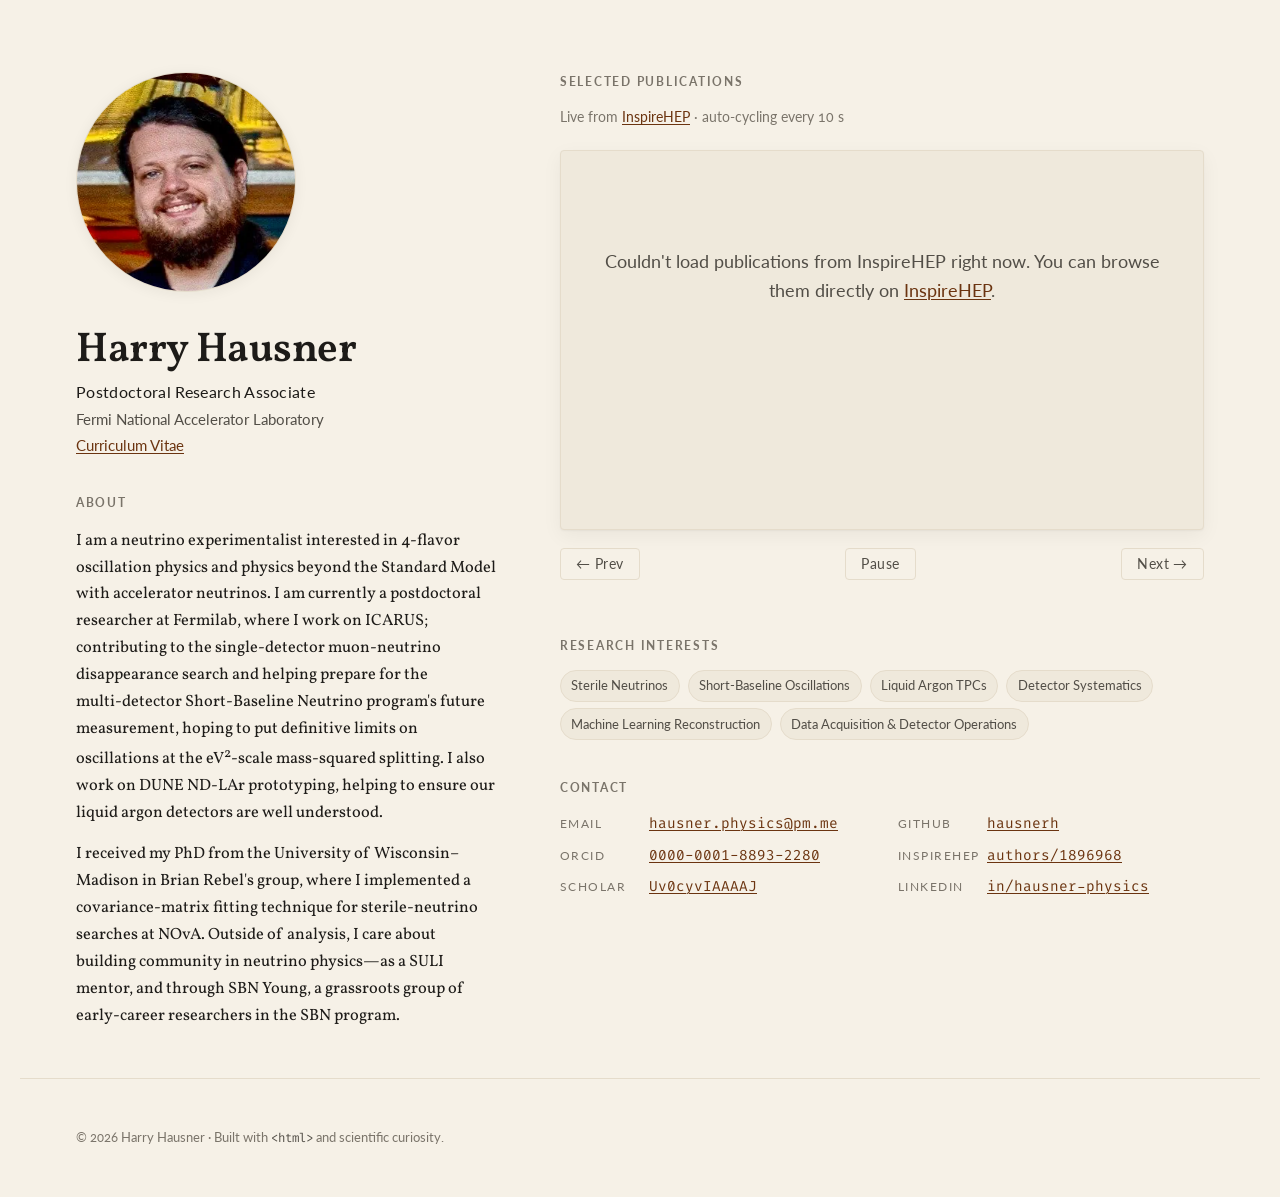
<file: index.html>
<!doctype html>
<html lang="en">
<head>
  <meta charset="utf-8" />
  <meta name="viewport" content="width=device-width, initial-scale=1" />
  <title>Harry Hausner &mdash; Neutrino Physics Postdoc, Fermilab (ICARUS / SBN)</title>
  <meta name="description" content="Harry Hausner — postdoctoral researcher at Fermilab on DUNE ND-LAr, ICARUS, and the Short-Baseline Neutrino program. Sterile-neutrino searches, 4-flavor oscillation physics, liquid argon TPCs. PhD UW&ndash;Madison (NOvA, Brian Rebel)." />
  <meta name="author" content="Harry Hausner" />
  <link rel="canonical" href="https://hausnerh.github.io/" />

  <!-- Open Graph -->
  <meta property="og:type" content="profile" />
  <meta property="og:title" content="Harry Hausner &mdash; Neutrino Physics Postdoc, Fermilab" />
  <meta property="og:description" content="Postdoc at Fermilab on DUNE ND-LAr, ICARUS, and the Short-Baseline Neutrino program at Fermilab. Sterile-neutrino searches, liquid argon TPCs, 4-flavor oscillations." />
  <meta property="og:url" content="https://hausnerh.github.io/" />
  <meta property="og:image" content="https://hausnerh.github.io/assets/headshot.jpeg" />
  <meta property="profile:first_name" content="Harry" />
  <meta property="profile:last_name" content="Hausner" />

  <!-- Twitter / X card -->
  <meta name="twitter:card" content="summary_large_image" />
  <meta name="twitter:title" content="Harry Hausner &mdash; Neutrino Physics Postdoc, Fermilab" />
  <meta name="twitter:description" content="Postdoc at Fermilab on DUNE ND-LAr, ICARUS, and the Short-Baseline Neutrino program." />
  <meta name="twitter:image" content="https://hausnerh.github.io/assets/headshot.jpeg" />

  <!-- JSON-LD: Person schema for Google Knowledge Panel -->
  <script type="application/ld+json">
  {
    "@context": "https://schema.org",
    "@type": "Person",
    "name": "Harry Hausner",
    "givenName": "Harry",
    "familyName": "Hausner",
    "jobTitle": "Postdoctoral Research Associate",
    "description": "Neutrino experimentalist working on DUNE ND-LAr, and the Short-Baseline Neutrino program at Fermilab. Sterile-neutrino searches, 4-flavor oscillation physics, liquid argon TPCs.",
    "url": "https://hausnerh.github.io/",
    "image": "https://hausnerh.github.io/assets/headshot.jpeg",
    "email": "mailto:hausner.physics@pm.me",
    "affiliation": {
      "@type": "Organization",
      "name": "Fermi National Accelerator Laboratory",
      "url": "https://www.fnal.gov/"
    },
    "alumniOf": {
      "@type": "CollegeOrUniversity",
      "name": "University of Wisconsin–Madison"
    },
    "knowsAbout": [
      "Neutrino physics",
      "Sterile neutrinos",
      "Short-baseline oscillations",
      "Liquid argon TPCs",
      "Detector systematics",
      "Machine learning reconstruction",
      "Data acquisition"
    ],
    "sameAs": [
      "https://orcid.org/0000-0001-8893-2280",
      "https://inspirehep.net/authors/1896968",
      "https://scholar.google.com/citations?user=Uv0cyvIAAAAJ",
      "https://www.linkedin.com/in/hausner-physics/"
    ]
  }
  </script>

  <!-- Fonts: Vollkorn (serif), Lato (sans), Fira Code (mono, ligatures + cv14) -->
  <link rel="preconnect" href="https://fonts.googleapis.com" />
  <link rel="preconnect" href="https://fonts.gstatic.com" crossorigin />
  <link
    href="https://fonts.googleapis.com/css2?family=Fira+Code:wght@400;500;600&family=Lato:ital,wght@0,300;0,400;0,700;1,400&family=Vollkorn:ital,wght@0,400;0,500;0,600;0,700;1,400;1,600&display=swap"
    rel="stylesheet"
  />

  <link rel="stylesheet" href="styles.css" />
  <link rel="icon" type="image/svg+xml" href="assets/favicon.svg" />
</head>

<body>
  <a class="skip-link" href="#main">Skip to main content</a>

  <main id="main" class="page">
    <!-- ============================================================
         Left column: identity, bio, research interests, contact
         ============================================================ -->
    <section class="identity" aria-labelledby="name">
      <figure class="headshot">
        <img
          src="assets/headshot.jpeg"
          alt="Portrait of Harry Hausner"
          width="280"
          height="280"
        />
      </figure>

      <header class="identity-header">
        <h1 id="name">Harry Hausner</h1>
        <p class="title">Postdoctoral Research Associate</p>
        <p class="affiliation">Fermi National Accelerator Laboratory</p>
        <p class="cv"><a href="cv.html" rel="noopener">Curriculum Vitae</a></p>
      </header>

      <section class="bio" aria-labelledby="bio-heading">
        <h2 id="bio-heading" class="section-heading">About</h2>
        <p>
          I am a neutrino experimentalist interested in
          4&#8209;flavor oscillation physics and physics beyond the Standard
          Model with accelerator neutrinos. I am currently a postdoctoral researcher at
          Fermilab, where I work on ICARUS; contributing to the single&#8209;detector
          muon&#8209;neutrino disappearance search and helping prepare for the multi&#8209;detector
          Short&#8209;Baseline Neutrino program's future measurement,
          hoping to put definitive limits on oscillations at the eV<sup>2</sup>&#8209;scale mass&#8209;squared
          splitting. I also work on DUNE ND&#8209;LAr prototyping, helping to ensure our liquid argon detectors are well understood.
        </p>
        <p>
          I received my PhD from the University of Wisconsin&ndash;Madison in
          Brian&nbsp;Rebel's group, where I implemented a covariance&#8209;matrix fitting
          technique for sterile&#8209;neutrino searches at NOvA. Outside
          of analysis, I care about building community in neutrino
          physics&mdash;as a SULI mentor, and through SBN&nbsp;Young,
          a grassroots group of early&#8209;career researchers in the SBN program.
        </p>
      </section>
    </section>

    <!-- ============================================================
         Right column: rotating publications pulled live from
         the InspireHEP REST API.
         ============================================================ -->
    <section class="publications" aria-labelledby="pubs-heading" aria-live="polite">
      <header class="publications-header">
        <h2 id="pubs-heading" class="section-heading">Selected publications</h2>
        <p class="publications-sub">
          Live from
          <a href="https://inspirehep.net/authors/1896968" rel="noopener">InspireHEP</a>
          &middot; auto-cycling every 10&#8239;s
        </p>
      </header>

      <div
        class="carousel"
        id="pub-carousel"
        role="region"
        aria-roledescription="carousel"
        aria-label="Publications"
      >
        <!-- Cards are injected here by script.js -->
        <article class="pub-card is-loading" aria-busy="true">
          <p class="pub-loading">Loading publications from InspireHEP&hellip;</p>
        </article>
      </div>

      <div class="carousel-controls">
        <button
          type="button"
          class="carousel-btn"
          id="pub-prev"
          aria-label="Previous publication"
          aria-controls="pub-carousel"
        >&larr; Prev</button>

        <button
          type="button"
          class="carousel-btn carousel-btn--toggle"
          id="pub-toggle"
          aria-label="Pause auto-cycle"
          aria-pressed="false"
          aria-controls="pub-carousel"
        >Pause</button>

        <button
          type="button"
          class="carousel-btn"
          id="pub-next"
          aria-label="Next publication"
          aria-controls="pub-carousel"
        >Next &rarr;</button>
      </div>

      <ol class="pub-dots" id="pub-dots" aria-label="Publication indicators"></ol>

      <section class="interests" aria-labelledby="interests-heading">
        <h2 id="interests-heading" class="section-heading">Research interests</h2>
        <ul class="tag-list">
          <li>Sterile Neutrinos</li>
          <li>Short-Baseline Oscillations</li>
          <li>Liquid Argon TPCs</li>
          <li>Detector Systematics</li>
          <li>Machine Learning Reconstruction</li>
          <li>Data Acquisition &amp; Detector Operations</li>
        </ul>
      </section>

      <section class="contact" aria-labelledby="contact-heading">
        <h2 id="contact-heading" class="section-heading">Contact</h2>
        <dl class="contact-list">
          <div class="contact-row">
            <dt>Email</dt>
            <dd><a href="mailto:hausner.physics@pm.me"><code>hausner.physics@pm.me</code></a></dd>
          </div>
          <div class="contact-row">
            <dt>GitHub</dt>
            <dd><a href="https://github.com/hausnerh" rel="noopener">
                <code>hausnerh</code></a></dd>
          </div>
          <div class="contact-row">
            <dt>ORCID</dt>
            <dd>
              <a href="https://orcid.org/0000-0001-8893-2280" rel="noopener">
                <code>0000-0001-8893-2280</code>
              </a>
            </dd>
          </div>
          <div class="contact-row">
            <dt>InspireHEP</dt>
            <dd>
              <a href="https://inspirehep.net/authors/1896968" rel="noopener">
                <code>authors/1896968</code>
              </a>
            </dd>
          </div>
          <div class="contact-row">
            <dt>Scholar</dt>
            <dd>
              <a href="https://scholar.google.com/citations?user=Uv0cyvIAAAAJ" rel="noopener">
                <code>Uv0cyvIAAAAJ</code>
              </a>
            </dd>
          </div>
          <div class="contact-row">
            <dt>LinkedIn</dt>
            <dd>
              <a href="https://www.linkedin.com/in/hausner-physics/" rel="noopener">
                <code>in/hausner-physics</code>
              </a>
            </dd>
          </div>
        </dl>
      </section>
    </section>
  </main>

  <footer class="page-footer">
    <p>
      &copy; <span id="year"></span> Harry Hausner &middot; Built with
      <code>&lt;html&gt;</code> and scientific curiosity.
    </p>
  </footer>

  <script>document.getElementById("year").textContent = new Date().getFullYear();</script>
  <script src="script.js" defer></script>
</body>
</html>
</file>
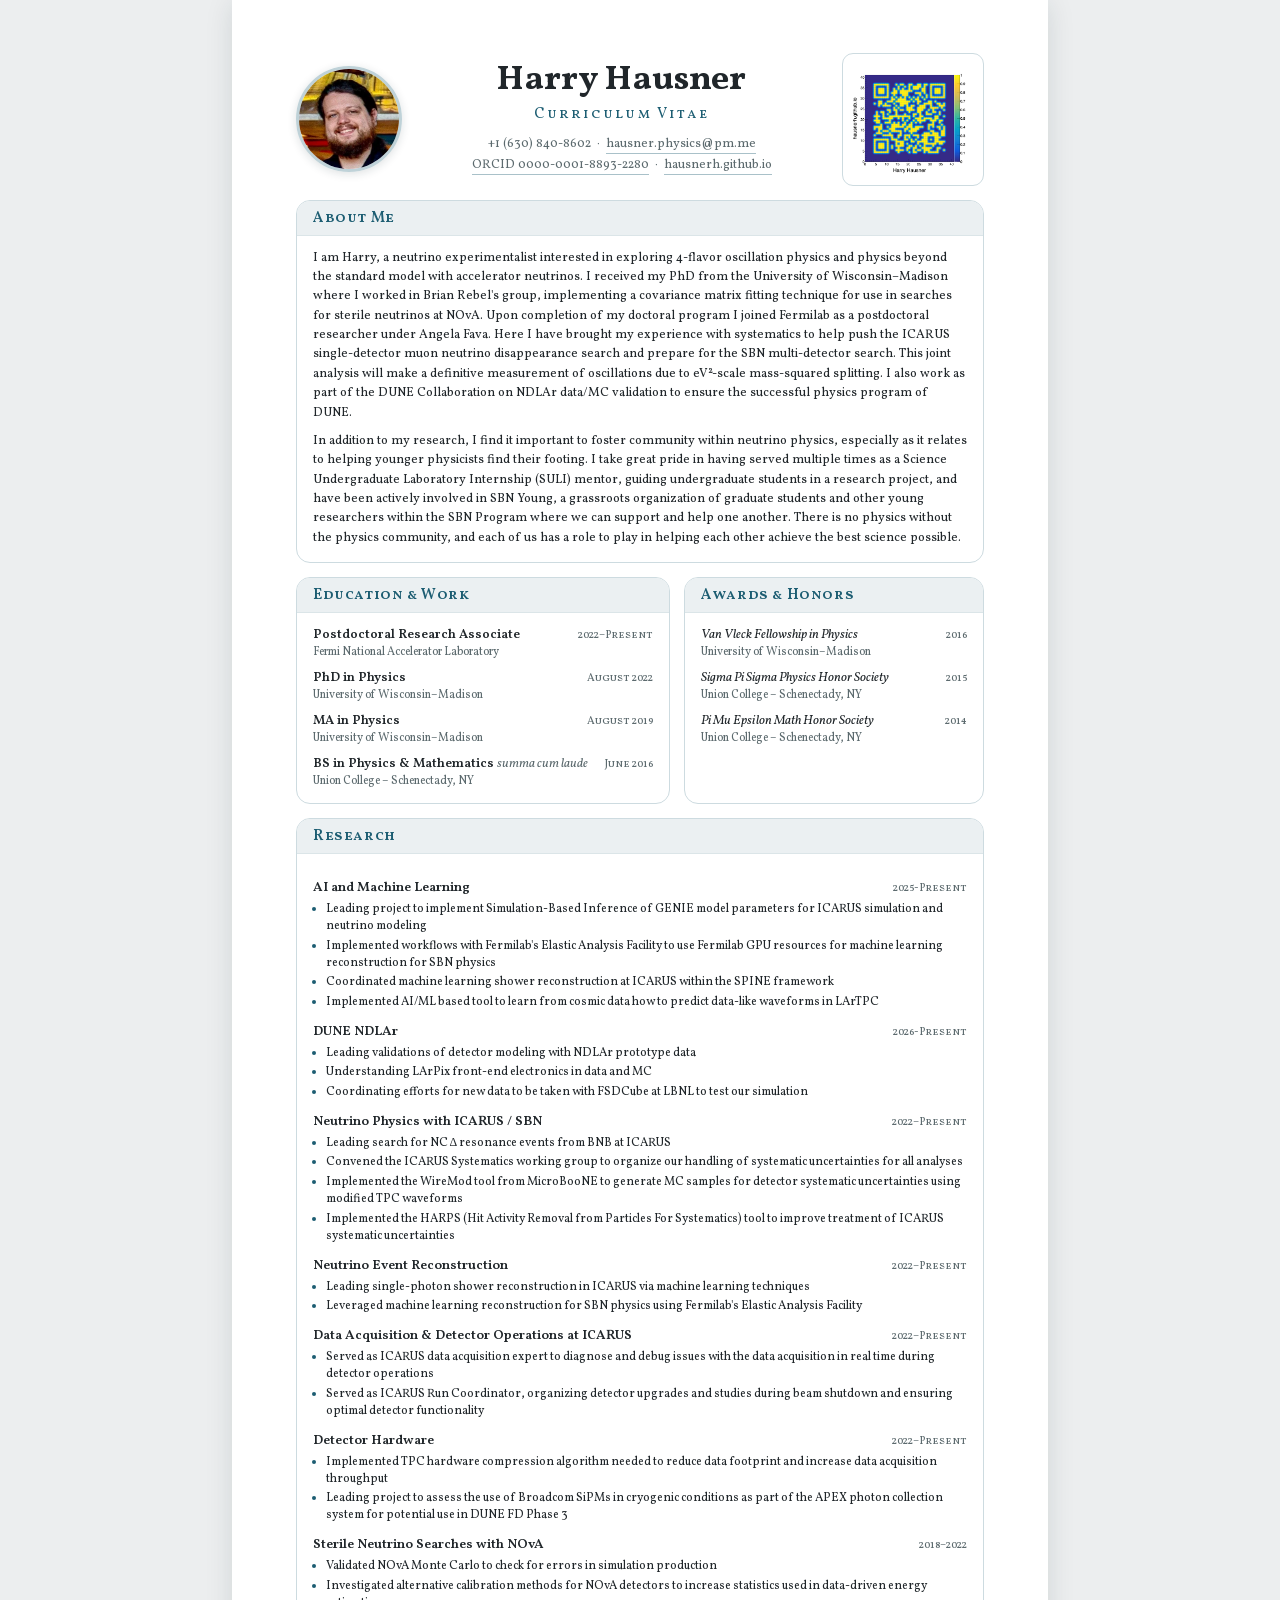
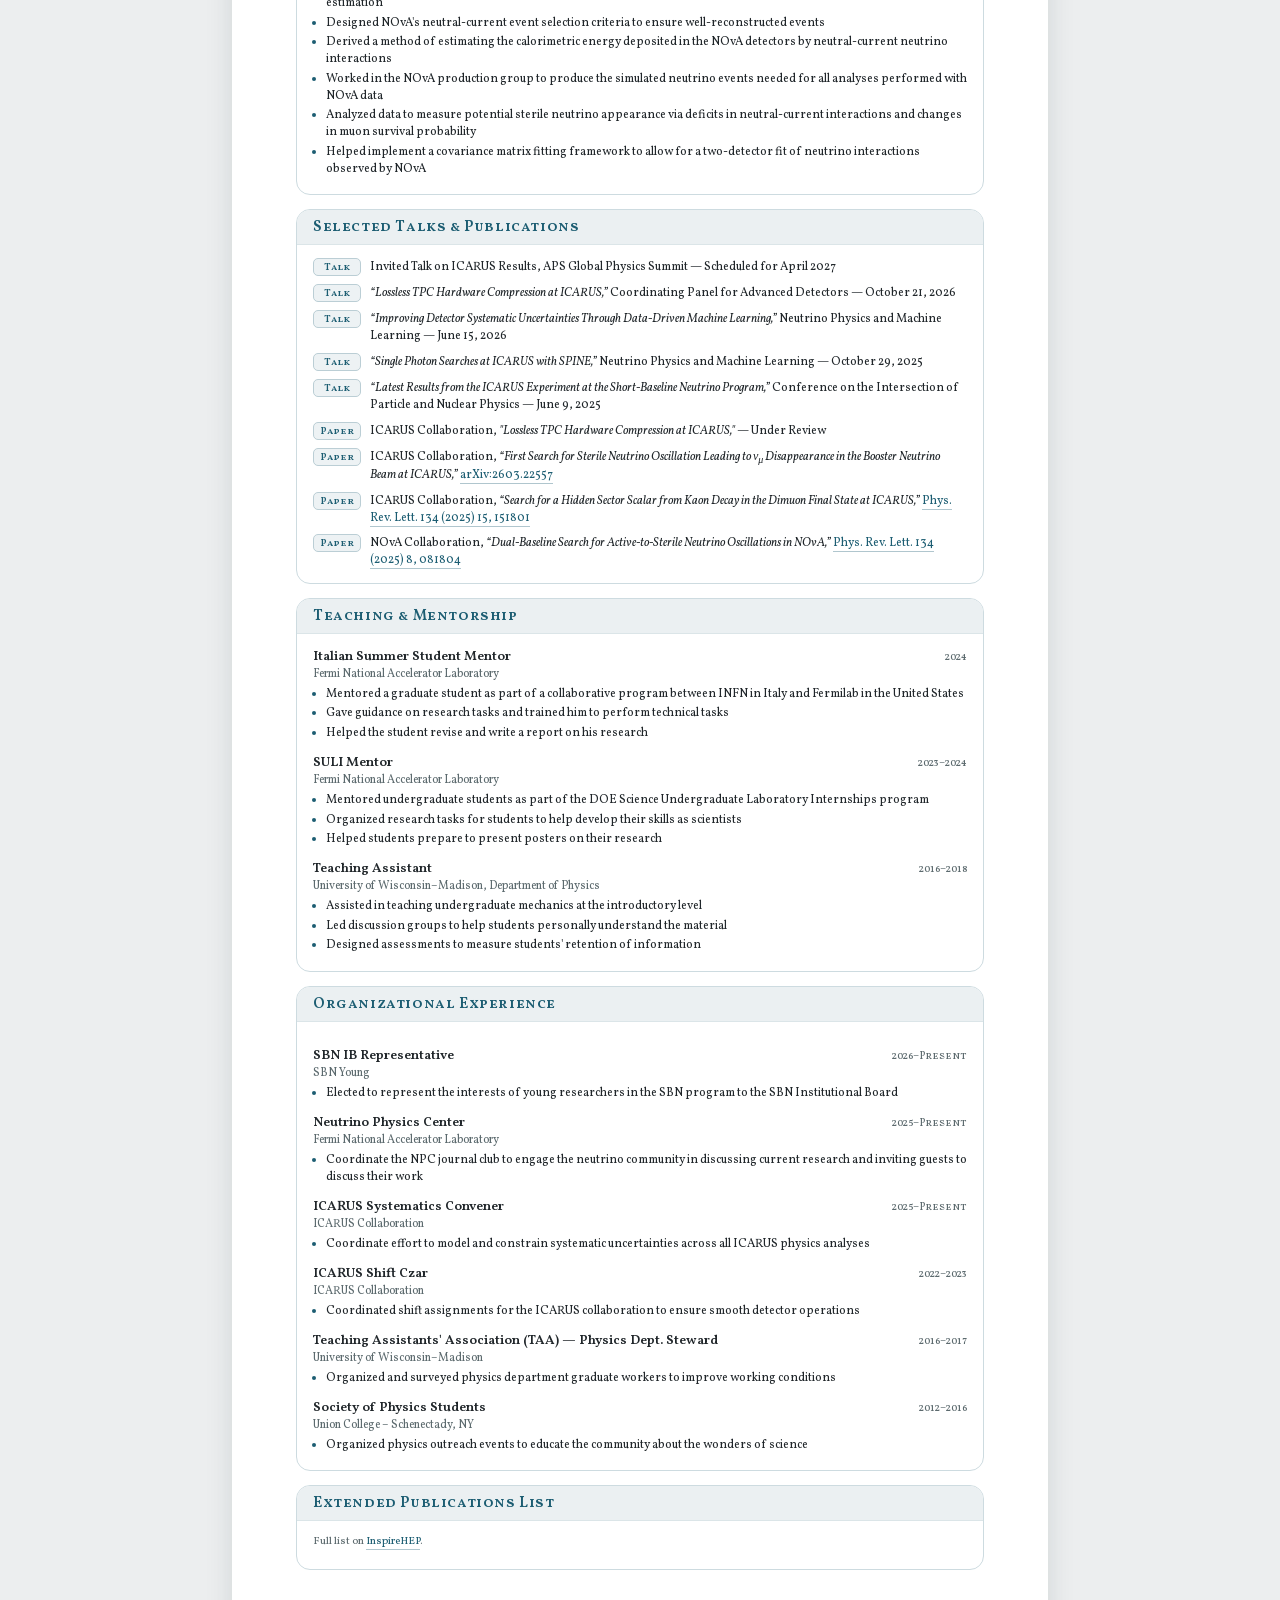
<file: cv.html>
<!DOCTYPE html>
<html><head>
<meta charset="utf-8">
<meta name="viewport" content="width=device-width, initial-scale=1">
<title>Harry Hausner — Curriculum Vitae</title>
<meta name="description" content="Curriculum vitae of Harry Hausner — postdoctoral researcher at Fermilab on ICARUS, the Short-Baseline Neutrino program, and DUNE NDLAr. Sterile-neutrino searches, liquid argon TPCs, detector systematics, and machine-learning applications in physics. PhD, University of Wisconsin–Madison (NOvA).">
<meta name="author" content="Harry Hausner">
<link rel="canonical" href="https://hausnerh.github.io/cv.html">
<link rel="icon" type="image/svg+xml" href="assets/favicon.svg">
<meta property="og:type" content="profile">
<meta property="og:title" content="Harry Hausner — Curriculum Vitae">
<meta property="og:description" content="Postdoc at Fermilab on ICARUS, the Short-Baseline Neutrino program, and DUNE NDLAr. Sterile-neutrino searches, liquid argon TPCs, 4-flavor oscillations.">
<meta property="og:url" content="https://hausnerh.github.io/cv.html">
<meta property="og:image" content="https://hausnerh.github.io/assets/headshot.jpeg">
<meta property="profile:first_name" content="Harry">
<meta property="profile:last_name" content="Hausner">
<meta name="twitter:card" content="summary_large_image">
<meta name="twitter:title" content="Harry Hausner — Curriculum Vitae">
<meta name="twitter:description" content="Postdoc at Fermilab on ICARUS, the Short-Baseline Neutrino program, and DUNE NDLAr.">
<meta name="twitter:image" content="https://hausnerh.github.io/assets/headshot.jpeg">
<script type="application/ld+json">
{"@context":"https://schema.org","@type":"Person","name":"Harry Hausner","givenName":"Harry","familyName":"Hausner","jobTitle":"Postdoctoral Research Associate","description":"Neutrino experimentalist working on ICARUS and the Short-Baseline Neutrino program at Fermilab.","url":"https://hausnerh.github.io/","mainEntityOfPage":"https://hausnerh.github.io/cv.html","image":"https://hausnerh.github.io/assets/headshot.jpeg","email":"mailto:hausner.physics@pm.me","telephone":"+1-630-840-8602","affiliation":{"@type":"Organization","name":"Fermi National Accelerator Laboratory","url":"https://www.fnal.gov/"},"alumniOf":{"@type":"CollegeOrUniversity","name":"University of Wisconsin–Madison"},"sameAs":["https://orcid.org/0000-0001-8893-2280","https://inspirehep.net/authors/1896968","https://scholar.google.com/citations?user=Uv0cyvIAAAAJ","https://www.linkedin.com/in/hausner-physics/"]}
</script>

</head>
<body>


<style>/* latin-ext */
@font-face {
  font-family: 'Vollkorn';
  font-style: italic;
  font-weight: 400;
  font-display: swap;
  src: url("assets/cv/font-05.woff2") format('woff2');
  unicode-range: U+0100-02BA, U+02BD-02C5, U+02C7-02CC, U+02CE-02D7, U+02DD-02FF, U+0304, U+0308, U+0329, U+1D00-1DBF, U+1E00-1E9F, U+1EF2-1EFF, U+2020, U+20A0-20AB, U+20AD-20C0, U+2113, U+2C60-2C7F, U+A720-A7FF;
}
/* latin */
@font-face {
  font-family: 'Vollkorn';
  font-style: italic;
  font-weight: 400;
  font-display: swap;
  src: url("assets/cv/font-06.woff2") format('woff2');
  unicode-range: U+0000-00FF, U+0131, U+0152-0153, U+02BB-02BC, U+02C6, U+02DA, U+02DC, U+0304, U+0308, U+0329, U+2000-206F, U+20AC, U+2122, U+2191, U+2193, U+2212, U+2215, U+FEFF, U+FFFD;
}
/* latin-ext */
@font-face {
  font-family: 'Vollkorn';
  font-style: italic;
  font-weight: 600;
  font-display: swap;
  src: url("assets/cv/font-05.woff2") format('woff2');
  unicode-range: U+0100-02BA, U+02BD-02C5, U+02C7-02CC, U+02CE-02D7, U+02DD-02FF, U+0304, U+0308, U+0329, U+1D00-1DBF, U+1E00-1E9F, U+1EF2-1EFF, U+2020, U+20A0-20AB, U+20AD-20C0, U+2113, U+2C60-2C7F, U+A720-A7FF;
}
/* latin */
@font-face {
  font-family: 'Vollkorn';
  font-style: italic;
  font-weight: 600;
  font-display: swap;
  src: url("assets/cv/font-06.woff2") format('woff2');
  unicode-range: U+0000-00FF, U+0131, U+0152-0153, U+02BB-02BC, U+02C6, U+02DA, U+02DC, U+0304, U+0308, U+0329, U+2000-206F, U+20AC, U+2122, U+2191, U+2193, U+2212, U+2215, U+FEFF, U+FFFD;
}
/* latin-ext */
@font-face {
  font-family: 'Vollkorn';
  font-style: normal;
  font-weight: 400;
  font-display: swap;
  src: url("assets/cv/font-11.woff2") format('woff2');
  unicode-range: U+0100-02BA, U+02BD-02C5, U+02C7-02CC, U+02CE-02D7, U+02DD-02FF, U+0304, U+0308, U+0329, U+1D00-1DBF, U+1E00-1E9F, U+1EF2-1EFF, U+2020, U+20A0-20AB, U+20AD-20C0, U+2113, U+2C60-2C7F, U+A720-A7FF;
}
/* latin */
@font-face {
  font-family: 'Vollkorn';
  font-style: normal;
  font-weight: 400;
  font-display: swap;
  src: url("assets/cv/font-12.woff2") format('woff2');
  unicode-range: U+0000-00FF, U+0131, U+0152-0153, U+02BB-02BC, U+02C6, U+02DA, U+02DC, U+0304, U+0308, U+0329, U+2000-206F, U+20AC, U+2122, U+2191, U+2193, U+2212, U+2215, U+FEFF, U+FFFD;
}
/* latin-ext */
@font-face {
  font-family: 'Vollkorn';
  font-style: normal;
  font-weight: 500;
  font-display: swap;
  src: url("assets/cv/font-11.woff2") format('woff2');
  unicode-range: U+0100-02BA, U+02BD-02C5, U+02C7-02CC, U+02CE-02D7, U+02DD-02FF, U+0304, U+0308, U+0329, U+1D00-1DBF, U+1E00-1E9F, U+1EF2-1EFF, U+2020, U+20A0-20AB, U+20AD-20C0, U+2113, U+2C60-2C7F, U+A720-A7FF;
}
/* latin */
@font-face {
  font-family: 'Vollkorn';
  font-style: normal;
  font-weight: 500;
  font-display: swap;
  src: url("assets/cv/font-12.woff2") format('woff2');
  unicode-range: U+0000-00FF, U+0131, U+0152-0153, U+02BB-02BC, U+02C6, U+02DA, U+02DC, U+0304, U+0308, U+0329, U+2000-206F, U+20AC, U+2122, U+2191, U+2193, U+2212, U+2215, U+FEFF, U+FFFD;
}
/* latin-ext */
@font-face {
  font-family: 'Vollkorn';
  font-style: normal;
  font-weight: 600;
  font-display: swap;
  src: url("assets/cv/font-11.woff2") format('woff2');
  unicode-range: U+0100-02BA, U+02BD-02C5, U+02C7-02CC, U+02CE-02D7, U+02DD-02FF, U+0304, U+0308, U+0329, U+1D00-1DBF, U+1E00-1E9F, U+1EF2-1EFF, U+2020, U+20A0-20AB, U+20AD-20C0, U+2113, U+2C60-2C7F, U+A720-A7FF;
}
/* latin */
@font-face {
  font-family: 'Vollkorn';
  font-style: normal;
  font-weight: 600;
  font-display: swap;
  src: url("assets/cv/font-12.woff2") format('woff2');
  unicode-range: U+0000-00FF, U+0131, U+0152-0153, U+02BB-02BC, U+02C6, U+02DA, U+02DC, U+0304, U+0308, U+0329, U+2000-206F, U+20AC, U+2122, U+2191, U+2193, U+2212, U+2215, U+FEFF, U+FFFD;
}
/* latin-ext */
@font-face {
  font-family: 'Vollkorn';
  font-style: normal;
  font-weight: 700;
  font-display: swap;
  src: url("assets/cv/font-11.woff2") format('woff2');
  unicode-range: U+0100-02BA, U+02BD-02C5, U+02C7-02CC, U+02CE-02D7, U+02DD-02FF, U+0304, U+0308, U+0329, U+1D00-1DBF, U+1E00-1E9F, U+1EF2-1EFF, U+2020, U+20A0-20AB, U+20AD-20C0, U+2113, U+2C60-2C7F, U+A720-A7FF;
}
/* latin */
@font-face {
  font-family: 'Vollkorn';
  font-style: normal;
  font-weight: 700;
  font-display: swap;
  src: url("assets/cv/font-12.woff2") format('woff2');
  unicode-range: U+0000-00FF, U+0131, U+0152-0153, U+02BB-02BC, U+02C6, U+02DA, U+02DC, U+0304, U+0308, U+0329, U+2000-206F, U+20AC, U+2122, U+2191, U+2193, U+2212, U+2215, U+FEFF, U+FFFD;
}
/* latin-ext */
@font-face {
  font-family: 'Vollkorn SC';
  font-style: normal;
  font-weight: 400;
  font-display: swap;
  src: url("assets/cv/font-16.woff2") format('woff2');
  unicode-range: U+0100-02BA, U+02BD-02C5, U+02C7-02CC, U+02CE-02D7, U+02DD-02FF, U+0304, U+0308, U+0329, U+1D00-1DBF, U+1E00-1E9F, U+1EF2-1EFF, U+2020, U+20A0-20AB, U+20AD-20C0, U+2113, U+2C60-2C7F, U+A720-A7FF;
}
/* latin */
@font-face {
  font-family: 'Vollkorn SC';
  font-style: normal;
  font-weight: 400;
  font-display: swap;
  src: url("assets/cv/font-17.woff2") format('woff2');
  unicode-range: U+0000-00FF, U+0131, U+0152-0153, U+02BB-02BC, U+02C6, U+02DA, U+02DC, U+0304, U+0308, U+0329, U+2000-206F, U+20AC, U+2122, U+2191, U+2193, U+2212, U+2215, U+FEFF, U+FFFD;
}
/* latin-ext */
@font-face {
  font-family: 'Vollkorn SC';
  font-style: normal;
  font-weight: 600;
  font-display: swap;
  src: url("assets/cv/font-21.woff2") format('woff2');
  unicode-range: U+0100-02BA, U+02BD-02C5, U+02C7-02CC, U+02CE-02D7, U+02DD-02FF, U+0304, U+0308, U+0329, U+1D00-1DBF, U+1E00-1E9F, U+1EF2-1EFF, U+2020, U+20A0-20AB, U+20AD-20C0, U+2113, U+2C60-2C7F, U+A720-A7FF;
}
/* latin */
@font-face {
  font-family: 'Vollkorn SC';
  font-style: normal;
  font-weight: 600;
  font-display: swap;
  src: url("assets/cv/font-22.woff2") format('woff2');
  unicode-range: U+0000-00FF, U+0131, U+0152-0153, U+02BB-02BC, U+02C6, U+02DA, U+02DC, U+0304, U+0308, U+0329, U+2000-206F, U+20AC, U+2122, U+2191, U+2193, U+2212, U+2215, U+FEFF, U+FFFD;
}
/* latin-ext */
@font-face {
  font-family: 'Vollkorn SC';
  font-style: normal;
  font-weight: 700;
  font-display: swap;
  src: url("assets/cv/font-26.woff2") format('woff2');
  unicode-range: U+0100-02BA, U+02BD-02C5, U+02C7-02CC, U+02CE-02D7, U+02DD-02FF, U+0304, U+0308, U+0329, U+1D00-1DBF, U+1E00-1E9F, U+1EF2-1EFF, U+2020, U+20A0-20AB, U+20AD-20C0, U+2113, U+2C60-2C7F, U+A720-A7FF;
}
/* latin */
@font-face {
  font-family: 'Vollkorn SC';
  font-style: normal;
  font-weight: 700;
  font-display: swap;
  src: url("assets/cv/font-27.woff2") format('woff2');
  unicode-range: U+0000-00FF, U+0131, U+0152-0153, U+02BB-02BC, U+02C6, U+02DA, U+02DC, U+0304, U+0308, U+0329, U+2000-206F, U+20AC, U+2122, U+2191, U+2193, U+2212, U+2215, U+FEFF, U+FFFD;
}
</style>
<style>
:root{--accent:#1c5d72;--ink:#20262a;--muted:#5c6a6e;--gap:14px;--pad:13px 16px 14px;}
*{box-sizing:border-box;}
html,body{margin:0;}
body{background:#eceeef;color:var(--ink);font-family:'Vollkorn',Georgia,serif;-webkit-font-smoothing:antialiased;}
.doc{max-width:8.5in;margin:0 auto;background:#fff;padding:0.55in clamp(20px,5vw,0.68in) 0.6in;box-shadow:0 3px 26px rgba(20,40,50,.12);}
.doc-frame{width:100%;border-collapse:collapse;}
.doc-frame td{padding:0;}
.hdr-space,.ftr-space{display:none;}
ul.bul{margin:4px 0 0;padding-left:1.05em;font-size:12px;line-height:1.42;}
ul.bul>li{margin:2.5px 0;}
ul.bul>li::marker{color:var(--accent);}
/* ---- component classes (extracted from repeated inline styles) ---- */
.card{border:1px solid color-mix(in srgb, var(--accent) 22%, white);border-radius:14px;break-inside:auto;}
.card-col{display:flex;flex-direction:column;}
.card-head{padding:6px 16px;background:color-mix(in srgb, var(--accent) 9%, white);border-bottom:1px solid color-mix(in srgb, var(--accent) 16%, white);border-top-left-radius:13px;border-top-right-radius:13px;}
.card-title{font-family:'Vollkorn SC',serif;font-weight:600;font-size:15px;letter-spacing:.04em;color:var(--accent);}
.card-body{padding:var(--pad);}
.masthead{display:flex;align-items:center;gap:20px;}
.row{display:flex;justify-content:space-between;align-items:baseline;gap:10px;}
.item{margin-top:11px;}
.h{font-weight:600;font-size:13.5px;}
.date{font-family:'Vollkorn SC',serif;font-size:11px;color:var(--muted);white-space:nowrap;}
.org{font-size:11.5px;color:var(--muted);}
.badge{flex:none;width:48px;text-align:center;font-family:'Vollkorn SC',serif;font-size:10px;font-weight:600;color:var(--accent);border:1px solid color-mix(in srgb, var(--accent) 30%, white);border-radius:5px;padding:1px 0;background:color-mix(in srgb, var(--accent) 8%, white);}
.talk-text{font-size:12px;line-height:1.4;}
.talk-link{color:var(--accent);text-decoration:none;border-bottom:1px solid color-mix(in srgb, var(--accent) 35%, white);}
.pub-list{list-style:none;margin:0;padding:0;font-size:11.5px;line-height:1.35;}
.pub-list>li{display:flex;justify-content:space-between;align-items:baseline;gap:10px;padding:3px 0;border-top:1px solid color-mix(in srgb, var(--accent) 10%, white);break-inside:avoid;}
.pub-list>li:first-child{border-top:none;padding-top:0;}
.pub-list .pub-journal{color:var(--muted);white-space:nowrap;}
.pub-note{font-size:11px;color:var(--muted);margin:0 0 6px;}
.hlink{color:inherit;text-decoration:none;border-bottom:1px solid color-mix(in srgb, var(--accent) 38%, white);}
@page{size:letter;margin:0.55in;}
@media print{
 html{-webkit-print-color-adjust:exact;print-color-adjust:exact;}
 html,body{margin:0;padding:0;background:#fff;}
 .doc{max-width:none!important;margin:0!important;padding:0!important;box-shadow:none!important;}
 .hdr-space{display:table-cell;height:0.4in;vertical-align:top;}
 .ftr-space{display:none;}
 .run-header{box-sizing:border-box;height:0.4in;display:flex;justify-content:space-between;align-items:flex-end;padding-bottom:4px;margin-bottom:8px;border-bottom:1.5px solid color-mix(in srgb, var(--accent) 38%, white);font-family:'Vollkorn SC',serif;}
 .run-header .rh-name{font-weight:700;font-size:12px;letter-spacing:.05em;color:var(--ink);}
 .run-header .rh-title{font-size:10px;letter-spacing:.16em;color:var(--accent);}
 main.doc section>div:first-child{break-after:avoid;}
 main.doc section div.row{break-after:avoid;}
 /* Firefox ignores break-after:avoid, so "keep with next" is done with an
    invisible spacer hanging below an unbreakable header: if the spacer would
    cross the page edge, the header moves to the next page with its content. */
 ul.bul>li{break-inside:avoid;}
 .card-head,.row,.org{break-inside:avoid;}
 .card-head::after{content:"";display:block;height:110px;margin-bottom:-110px;}
 .row{display:block;line-height:18px;}
 .row>.date{float:right;line-height:18px;margin-left:10px;}
 .row::after{content:"";display:block;clear:both;height:44px;margin-bottom:-44px;}
 .org::after{content:"";display:block;height:24px;margin-bottom:-24px;}
 /* Outline the card on head + body rather than the section, so a section
    fragment left behind when its header moves on draws nothing. */
 section.card{border:0;}
 .card-head{border:1px solid color-mix(in srgb, var(--accent) 22%, white);border-bottom:0;border-radius:14px 14px 0 0;}
 .card-body{border:1px solid color-mix(in srgb, var(--accent) 22%, white);border-top-color:color-mix(in srgb, var(--accent) 16%, white);border-radius:0 0 14px 14px;-webkit-box-decoration-break:clone;box-decoration-break:clone;}
 .card-col>.card-body{flex:1;}
}
</style>

<main class="doc" data-screen-label="CV">
<table class="doc-frame" role="presentation">
<thead><tr><td class="hdr-space"><div class="run-header"><span class="rh-name">Harry Hausner</span><span class="rh-title">Curriculum Vitae</span></div></td></tr></thead>
<tbody><tr><td>

<div style="display:flex;flex-direction:column;gap:var(--gap);">

<!-- ===== HEADER ===== -->
<div class="masthead">
  <img src="assets/cv/headshot.jpg" alt="Harry Hausner" style="width:106px;height:106px;border-radius:50%;object-fit:cover;flex:none;border:3px solid color-mix(in srgb, var(--accent) 28%, white);box-shadow:0 2px 10px rgba(20,40,50,.14);">
  <div style="flex:1;text-align:center;min-width:0;">
    <div style="font-size:35px;font-weight:700;letter-spacing:.005em;line-height:1.02;">Harry Hausner</div>
    <div style="font-family:'Vollkorn SC',serif;font-size:15px;color:var(--accent);letter-spacing:.14em;margin-top:5px;">Curriculum Vitae</div>
    <div style="font-size:12.5px;color:var(--muted);margin-top:9px;line-height:1.65;">
      +1 (630) 840-8602 &nbsp;·&nbsp; <a href="mailto:hausner.physics@pm.me" class="hlink">hausner.physics@pm.me</a><br>
      <a href="https://orcid.org/0000-0001-8893-2280" class="hlink">ORCID 0000-0001-8893-2280</a> &nbsp;·&nbsp; <a href="https://hausnerh.github.io" class="hlink">hausnerh.github.io</a>
    </div>
  </div>
  <div style="flex:none;padding:10px;background:#fff;border-radius:11px;border:1px solid color-mix(in srgb, var(--accent) 22%, white);">
    <img src="assets/cv/qr.png" alt="QR code linking to hausnerh.github.io" style="width:120px;height:auto;display:block;">
  </div>
</div>

<!-- ===== ABOUT ME ===== -->
<section class="card">
  <div class="card-head">
    <span class="card-title">About Me</span>
  </div>
  <div class="card-body" style="font-size:12.5px;line-height:1.55;">
    <p style="margin:0;">I am Harry, a neutrino experimentalist interested in exploring 4-flavor oscillation physics and physics beyond the standard model with accelerator neutrinos. I received my PhD from the University of Wisconsin–Madison where I worked in Brian Rebel's group, implementing a covariance matrix fitting technique for use in searches for sterile neutrinos at NOvA. Upon completion of my doctoral program I joined Fermilab as a postdoctoral researcher under Angela Fava. Here I have brought my experience with systematics to help push the ICARUS single-detector muon neutrino disappearance search and prepare for the SBN multi-detector search. This joint analysis will make a definitive measurement of oscillations due to eV²-scale mass-squared splitting. I also work as part of the DUNE Collaboration on NDLAr data/MC validation to ensure the successful physics program of DUNE.</p>
    <p style="margin:9px 0 0;">In addition to my research, I find it important to foster community within neutrino physics, especially as it relates to helping younger physicists find their footing. I take great pride in having served multiple times as a Science Undergraduate Laboratory Internship (SULI) mentor, guiding undergraduate students in a research project, and have been actively involved in SBN Young, a grassroots organization of graduate students and other young researchers within the SBN Program where we can support and help one another. There is no physics without the physics community, and each of us has a role to play in helping each other achieve the best science possible.</p>
  </div>
</section>

<!-- ===== EDUCATION + AWARDS (two columns) ===== -->
<div style="display:flex;gap:var(--gap);align-items:stretch;break-inside:avoid;">
  <section class="card card-col" style="flex:1.25;">
    <div class="card-head">
      <span class="card-title">Education &amp; Work</span>
    </div>
    <div class="card-body">
      <div class="row">
        <span style="font-weight:600;font-size:13px;">Postdoctoral Research Associate</span>
        <span class="date">2022–Present</span>
      </div>
      <div class="org">Fermi National Accelerator Laboratory</div>
      <div class="row" style="margin-top:9px;">
        <span style="font-weight:600;font-size:13px;">PhD in Physics</span>
        <span class="date">August 2022</span>
      </div>
      <div class="org">University of Wisconsin–Madison</div>
      <div class="row" style="margin-top:9px;">
        <span style="font-weight:600;font-size:13px;">MA in Physics</span>
        <span class="date">August 2019</span>
      </div>
      <div class="org">University of Wisconsin–Madison</div>
      <div class="row" style="margin-top:9px;">
        <span style="font-weight:600;font-size:13px;">BS in Physics &amp; Mathematics <em style="font-weight:400;color:var(--muted);">summa cum laude</em></span>
        <span class="date">June 2016</span>
      </div>
      <div class="org">Union College – Schenectady, NY</div>
    </div>
  </section>
  <section class="card card-col" style="flex:1;">
    <div class="card-head">
      <span class="card-title">Awards &amp; Honors</span>
    </div>
    <div class="card-body">
      <div class="row">
        <span style="font-style:italic;font-size:13px;">Van Vleck Fellowship in Physics</span>
        <span class="date">2016</span>
      </div>
      <div class="org">University of Wisconsin–Madison</div>
      <div class="row" style="margin-top:9px;">
        <span style="font-style:italic;font-size:13px;">Sigma Pi Sigma Physics Honor Society</span>
        <span class="date">2015</span>
      </div>
      <div class="org">Union College – Schenectady, NY</div>
      <div class="row" style="margin-top:9px;">
        <span style="font-style:italic;font-size:13px;">Pi Mu Epsilon Math Honor Society</span>
        <span class="date">2014</span>
      </div>
      <div class="org">Union College – Schenectady, NY</div>
    </div>
  </section>
</div>

<!-- ===== RESEARCH ===== -->
<section class="card">
  <div class="card-head">
    <span class="card-title">Research</span>
  </div>
  <div class="card-body">

    <div class="item">
      <div class="row">
        <span class="h">AI and Machine Learning</span>
        <span class="date">2025-Present</span>
      </div>
      <ul class="bul">
        <li>Leading project to implement Simulation-Based Inference of GENIE model parameters for ICARUS simulation and neutrino modeling</li>
        <li>Implemented workflows with Fermilab's Elastic Analysis Facility to use Fermilab GPU resources for machine learning reconstruction for SBN physics</li>
        <li>Coordinated machine learning shower reconstruction at ICARUS within the SPINE framework</li>
        <li>Implemented AI/ML based tool to learn from cosmic data how to predict data-like waveforms in LArTPC</li>
      </ul>
    </div>

    <div class="item">
      <div class="row">
        <span class="h">DUNE NDLAr</span>
        <span class="date">2026-Present</span>
      </div>
      <ul class="bul">
        <li>Leading validations of detector modeling with NDLAr prototype data</li>
        <li>Understanding LArPix front-end electronics in data and MC</li>
        <li>Coordinating efforts for new data to be taken with FSDCube at LBNL to test our simulation</li>
      </ul>
    </div>

    <div class="item">
      <div class="row">
        <span class="h">Neutrino Physics with ICARUS / SBN</span>
        <span class="date">2022–Present</span>
      </div>
      <ul class="bul">
        <li>Leading search for NC Δ resonance events from BNB at ICARUS</li>
        <li>Convened the ICARUS Systematics working group to organize our handling of systematic uncertainties for all analyses</li>
        <li>Implemented the WireMod tool from MicroBooNE to generate MC samples for detector systematic uncertainties using modified TPC waveforms</li>
        <li>Implemented the HARPS (Hit Activity Removal from Particles For Systematics) tool to improve treatment of ICARUS systematic uncertainties</li>
      </ul>
    </div>

    <div class="item">
      <div class="row">
        <span class="h">Neutrino Event Reconstruction</span>
        <span class="date">2022–Present</span>
      </div>
      <ul class="bul">
        <li>Leading single-photon shower reconstruction in ICARUS via machine learning techniques</li>
        <li>Leveraged machine learning reconstruction for SBN physics using Fermilab's Elastic Analysis Facility</li>
      </ul>
    </div>

    <div class="item">
      <div class="row">
        <span class="h">Data Acquisition &amp; Detector Operations at ICARUS</span>
        <span class="date">2022–Present</span>
      </div>
      <ul class="bul">
        <li>Served as ICARUS data acquisition expert to diagnose and debug issues with the data acquisition in real time during detector operations</li>
        <li>Served as ICARUS Run Coordinator, organizing detector upgrades and studies during beam shutdown and ensuring optimal detector functionality</li>
      </ul>
    </div>

    <div class="item">
      <div class="row">
        <span class="h">Detector Hardware</span>
        <span class="date">2022–Present</span>
      </div>
      <ul class="bul">
        <li>Implemented TPC hardware compression algorithm needed to reduce data footprint and increase data acquisition throughput</li>
        <li>Leading project to assess the use of Broadcom SiPMs in cryogenic conditions as part of the APEX photon collection system for potential use in DUNE FD Phase 3</li>
      </ul>
    </div>

    <div class="item">
      <div class="row">
        <span class="h">Sterile Neutrino Searches with NOvA</span>
        <span class="date">2018–2022</span>
      </div>
      <ul class="bul">
        <li>Validated NOvA Monte Carlo to check for errors in simulation production</li>
        <li>Investigated alternative calibration methods for NOvA detectors to increase statistics used in data-driven energy estimation</li>
        <li>Designed NOvA's neutral-current event selection criteria to ensure well-reconstructed events</li>
        <li>Derived a method of estimating the calorimetric energy deposited in the NOvA detectors by neutral-current neutrino interactions</li>
        <li>Worked in the NOvA production group to produce the simulated neutrino events needed for all analyses performed with NOvA data</li>
        <li>Analyzed data to measure potential sterile neutrino appearance via deficits in neutral-current interactions and changes in muon survival probability</li>
        <li>Helped implement a covariance matrix fitting framework to allow for a two-detector fit of neutrino interactions observed by NOvA</li>
      </ul>
    </div>

  </div>
</section>

<!-- ===== TALKS & PUBLICATIONS ===== -->
<section class="card">
  <div class="card-head">
    <span class="card-title">Selected Talks &amp; Publications</span>
  </div>
  <div class="card-body" style="display:flex;flex-direction:column;gap:8px;">
    <div style="display:flex;gap:9px;align-items:baseline;break-inside:avoid;">
      <span class="badge">Talk</span>
      <span class="talk-text">Invited Talk on ICARUS Results, APS Global Physics Summit — Scheduled for April 2027</span>
    </div>
    <div style="display:flex;gap:9px;align-items:baseline;break-inside:avoid;">
      <span class="badge">Talk</span>
      <span class="talk-text"><em>“Lossless TPC Hardware Compression at ICARUS,”</em> Coordinating Panel for Advanced Detectors — October 21, 2026</span>
    </div>
    <div style="display:flex;gap:9px;align-items:baseline;break-inside:avoid;">
      <span class="badge">Talk</span>
      <span class="talk-text"><em>“Improving Detector Systematic Uncertainties Through Data-Driven Machine Learning,”</em> Neutrino Physics and Machine Learning — June 15, 2026</span>
    </div>
    <div style="display:flex;gap:9px;align-items:baseline;break-inside:avoid;">
      <span class="badge">Talk</span>
      <span class="talk-text"><em>“Single Photon Searches at ICARUS with SPINE,”</em> Neutrino Physics and Machine Learning — October 29, 2025</span>
    </div>
    <div style="display:flex;gap:9px;align-items:baseline;break-inside:avoid;">
      <span class="badge">Talk</span>
      <span class="talk-text"><em>“Latest Results from the ICARUS Experiment at the Short-Baseline Neutrino Program,”</em> Conference on the Intersection of Particle and Nuclear Physics — June 9, 2025</span>
    </div>
    <div style="display:flex;gap:9px;align-items:baseline;break-inside:avoid;">
      <span class="badge">Paper</span>
      <span class="talk-text">ICARUS Collaboration, <em>"Lossless TPC Hardware Compression at ICARUS,"</em> — Under Review</span>
    </div>
    <div style="display:flex;gap:9px;align-items:baseline;break-inside:avoid;">
      <span class="badge">Paper</span>
      <span class="talk-text">ICARUS Collaboration, <em>“First Search for Sterile Neutrino Oscillation Leading to ν<sub>μ</sub> Disappearance in the Booster Neutrino Beam at ICARUS,”</em> <a href="https://doi.org/10.48550/arXiv.2603.22557" class="talk-link">arXiv:2603.22557</a></span>
    </div>
    <div style="display:flex;gap:9px;align-items:baseline;break-inside:avoid;">
      <span class="badge">Paper</span>
      <span class="talk-text">ICARUS Collaboration, <em>“Search for a Hidden Sector Scalar from Kaon Decay in the Dimuon Final State at ICARUS,”</em> <a href="https://doi.org/10.1103/PhysRevLett.134.151801" class="talk-link">Phys. Rev. Lett. 134 (2025) 15, 151801</a></span>
    </div>
    <div style="display:flex;gap:9px;align-items:baseline;break-inside:avoid;">
      <span class="badge">Paper</span>
      <span class="talk-text">NOvA Collaboration, <em>“Dual-Baseline Search for Active-to-Sterile Neutrino Oscillations in NOvA,”</em> <a href="https://doi.org/10.1103/PhysRevLett.134.081804" class="talk-link">Phys. Rev. Lett. 134 (2025) 8, 081804</a></span>
    </div>
  </div>
</section>

<!-- ===== TEACHING & MENTORSHIP ===== -->
<section class="card">
  <div class="card-head">
    <span class="card-title">Teaching &amp; Mentorship</span>
  </div>
  <div class="card-body">
    <div>
      <div class="row">
        <span class="h">Italian Summer Student Mentor</span>
        <span class="date">2024</span>
      </div>
      <div class="org">Fermi National Accelerator Laboratory</div>
      <ul class="bul">
        <li>Mentored a graduate student as part of a collaborative program between INFN in Italy and Fermilab in the United States</li>
        <li>Gave guidance on research tasks and trained him to perform technical tasks</li>
        <li>Helped the student revise and write a report on his research</li>
      </ul>
    </div>
    <div class="item">
      <div class="row">
        <span class="h">SULI Mentor</span>
        <span class="date">2023–2024</span>
      </div>
      <div class="org">Fermi National Accelerator Laboratory</div>
      <ul class="bul">
        <li>Mentored undergraduate students as part of the DOE Science Undergraduate Laboratory Internships program</li>
        <li>Organized research tasks for students to help develop their skills as scientists</li>
        <li>Helped students prepare to present posters on their research</li>
      </ul>
    </div>
    <div class="item">
      <div class="row">
        <span class="h">Teaching Assistant</span>
        <span class="date">2016–2018</span>
      </div>
      <div class="org">University of Wisconsin–Madison, Department of Physics</div>
      <ul class="bul">
        <li>Assisted in teaching undergraduate mechanics at the introductory level</li>
        <li>Led discussion groups to help students personally understand the material</li>
        <li>Designed assessments to measure students' retention of information</li>
      </ul>
    </div>
  </div>
</section>

<!-- ===== ORGANIZATIONAL EXPERIENCE ===== -->
<section class="card">
  <div class="card-head">
    <span class="card-title">Organizational Experience</span>
  </div>
  <div class="card-body">
    <div class="item">
      <div class="row">
        <span class="h">SBN IB Representative</span>
        <span class="date">2026–Present</span>
      </div>
      <div class="org">SBN Young</div>
      <ul class="bul">
        <li>Elected to represent the interests of young researchers in the SBN program to the SBN Institutional Board</li>
      </ul>
    </div>
    <div class="item">
      <div class="row">
        <span class="h">Neutrino Physics Center</span>
        <span class="date">2025–Present</span>
      </div>
      <div class="org">Fermi National Accelerator Laboratory</div>
      <ul class="bul">
        <li>Coordinate the NPC journal club to engage the neutrino community in discussing current research and inviting guests to discuss their work</li>
      </ul>
    </div>
    <div class="item">
      <div class="row">
        <span class="h">ICARUS Systematics Convener</span>
        <span class="date">2025–Present</span>
      </div>
      <div class="org">ICARUS Collaboration</div>
      <ul class="bul">
        <li>Coordinate effort to model and constrain systematic uncertainties across all ICARUS physics analyses</li>
      </ul>
    </div>
    <div class="item">
      <div class="row">
        <span class="h">ICARUS Shift Czar</span>
        <span class="date">2022–2023</span>
      </div>
      <div class="org">ICARUS Collaboration</div>
      <ul class="bul">
        <li>Coordinated shift assignments for the ICARUS collaboration to ensure smooth detector operations</li>
      </ul>
    </div>
    <div class="item">
      <div class="row">
        <span class="h">Teaching Assistants' Association (TAA) — Physics Dept. Steward</span>
        <span class="date">2016–2017</span>
      </div>
      <div class="org">University of Wisconsin–Madison</div>
      <ul class="bul">
        <li>Organized and surveyed physics department graduate workers to improve working conditions</li>
      </ul>
    </div>
    <div class="item">
      <div class="row">
        <span class="h">Society of Physics Students</span>
        <span class="date">2012–2016</span>
      </div>
      <div class="org">Union College – Schenectady, NY</div>
      <ul class="bul">
        <li>Organized physics outreach events to educate the community about the wonders of science</li>
      </ul>
    </div>
  </div>
</section>

<!-- ===== FULL PUBLICATION LIST ===== -->
<!-- Populated at load time from the InspireHEP API (same query as the site's
     publication widget in script.js). -->
<section class="card">
  <div class="card-head">
    <span class="card-title">Extended Publications List</span>
  </div>
  <div class="card-body">
    <p class="pub-note" id="pub-note">Full list on <a href="https://inspirehep.net/authors/1896968" class="talk-link">InspireHEP</a>.</p>
    <ol class="pub-list" id="pub-list"></ol>
  </div>
</section>

</div>

</td></tr></tbody>
<tfoot><tr><td class="ftr-space"></td></tr></tfoot>
</table>
</main>


<script>
(function () {
  "use strict";

  const AUTHOR_RECID = 1896968;
  const API = (
    "https://inspirehep.net/api/literature" +
    "?sort=mostrecent&size=250" +
    "&fields=titles,publication_info,arxiv_eprints,earliest_date,document_type,thesis_info" +
    "&q=" + encodeURIComponent("authors.recid:" + AUTHOR_RECID)
  );
  const MONTHS = ["Jan","Feb","Mar","Apr","May","Jun","Jul","Aug","Sep","Oct","Nov","Dec"];

  const list = document.getElementById("pub-list");
  const note = document.getElementById("pub-note");

  function escapeHtml(s) {
    return String(s == null ? "" : s)
      .replace(/&/g, "&amp;").replace(/</g, "&lt;").replace(/>/g, "&gt;")
      .replace(/"/g, "&quot;").replace(/'/g, "&#39;");
  }

  // Inspire titles carry inline TeX ($\nu_e$, $ν_μ$); render the simple cases.
  function texTitle(t) {
    return escapeHtml(t).replace(/\$([^$]*)\$/g, (_, math) => math
      .replace(/\\left\s*(&lt;|\\langle)/g, "⟨").replace(/\\right\s*(&gt;|\\rangle)/g, "⟩")
      .replace(/\\nu/g, "ν").replace(/\\mu/g, "μ").replace(/\\bar\{?(\S)\}?/g, "$1̄")
      .replace(/_\{([^}]*)\}/g, "<sub>$1</sub>").replace(/_(\S)/g, "<sub>$1</sub>")
      .replace(/\^\{([^}]*)\}/g, "<sup>$1</sup>").replace(/\^(\S)/g, "<sup>$1</sup>")
      .replace(/[{}\\]/g, ""));
  }

  function normalize(rec) {
    const m = rec.metadata || {};
    // Publisher (e.g. APS) titles can carry raw MathML; prefer a TeX/plain
    // title (usually the arXiv one) and strip markup if MathML is all we have
    const titles = m.titles || [];
    const t0 = titles.find(t => t.title && !/<math/i.test(t.title)) || titles[0];
    const title = t0 && t0.title && t0.title.replace(/<math[\s\S]*?<\/math>/gi,
      mm => mm.replace(/<[^>]+>/g, "")).trim();
    const pi = (m.publication_info || []).find(p => p.journal_title);
    const arxiv = m.arxiv_eprints && m.arxiv_eprints[0] && m.arxiv_eprints[0].value;
    const isThesis = (m.document_type || []).includes("thesis");

    let journal, date;
    if (pi) {
      // "Phys.Rev.D" -> "Phys. Rev. D"
      journal = [pi.journal_title.replace(/\.(?=\S)/g, ". "), pi.journal_volume,
                 pi.artid || pi.page_start].filter(Boolean).join(" ");
      date = pi.year ? String(pi.year) : "";
    } else {
      journal = isThesis ? "PhD Thesis" : (arxiv ? "arXiv:" + arxiv : "Preprint");
    }
    if (!date && m.earliest_date) {
      const [y, mo] = m.earliest_date.split("-");
      date = mo ? MONTHS[+mo - 1] + " " + y : y;
    }
    // Order by journal year when published, else by first appearance.
    const sortKey = (pi && pi.year ? pi.year + "-99" : "") || m.earliest_date || "";
    return { title, journal, date, sortKey, earliest: m.earliest_date || "" };
  }

  fetch(API, { headers: { "Accept": "application/json" } })
    .then(res => {
      if (!res.ok) throw new Error("HTTP " + res.status);
      return res.json();
    })
    .then(data => {
      const papers = ((data.hits && data.hits.hits) || []).map(normalize).filter(p => p.title)
        .sort((a, b) => b.sortKey.slice(0, 4).localeCompare(a.sortKey.slice(0, 4)) ||
                        b.earliest.localeCompare(a.earliest));
      if (!papers.length) return;
      list.innerHTML = papers.map(p =>
        "<li><span><em>" + texTitle(p.title) + "</em>, " +
        '<span class="pub-journal">' + escapeHtml(p.journal) + "</span></span>" +
        '<span class="date">' + escapeHtml(p.date) + "</span></li>"
      ).join("");
      note.remove();
    })
    .catch(err => {
      console.error("[publications] fetch failed:", err);
    });
})();
</script>

</body></html>
</file>
<file: styles.css>
/* =================================================================
   Harry Hausner — personal research site
   Design intent: calm, editorial, desktop-first.
   - Soft off-white paper background
   - Near-black ink-colored text
   - Vollkorn serif for reading, Lato for UI, Fira Code for mono
   ================================================================= */

:root {
  /* Palette — all hand-tuned for comfortable long-form reading */
  --paper:       #f6f1e7;   /* soft off-white background */
  --paper-soft:  #efe9dc;   /* subtle panel tint */
  --paper-edge:  #e5dccb;   /* hairline borders */
  --ink:         #1d1b18;   /* primary body text (not pure black) */
  --ink-muted:   #524e47;   /* secondary text */
  --ink-faint:   #7a746a;   /* captions, meta */
  --accent:      #6b3410;   /* deep umber — links, small highlights */
  --accent-soft: #b8804a;   /* hover / subtle accents */
  --focus:       #3d6b8f;   /* keyboard focus ring */

  /* Typography scale */
  --serif: "Vollkorn", Georgia, "Times New Roman", serif;
  --sans:  "Lato", -apple-system, BlinkMacSystemFont, "Segoe UI", sans-serif;
  --mono:  "Fira Code", ui-monospace, "SF Mono", Menlo, Consolas, monospace;

  /* Layout */
  --max-width: 1240px;
  --gutter:    3.5rem;
  --radius:    4px;

  /* Transitions */
  --ease:  cubic-bezier(.4, 0, .2, 1);
  --dur:   320ms;
}

/* -----------------------------------------------------------------
   Reset-ish baseline
   ----------------------------------------------------------------- */
*, *::before, *::after { box-sizing: border-box; }

html { -webkit-text-size-adjust: 100%; }

body {
  margin: 0;
  background: var(--paper);
  color: var(--ink);
  font-family: var(--serif);
  font-size: 18px;
  line-height: 1.6;
  font-feature-settings: "kern" 1, "liga" 1, "onum" 1;
  text-rendering: optimizeLegibility;
  -webkit-font-smoothing: antialiased;
  -moz-osx-font-smoothing: grayscale;
}

img { max-width: 100%; display: block; }

a {
  color: var(--accent);
  text-decoration-thickness: 1px;
  text-underline-offset: 2px;
  transition: color var(--dur) var(--ease);
}
a:hover { color: var(--accent-soft); }
a:focus-visible {
  outline: 2px solid var(--focus);
  outline-offset: 3px;
  border-radius: 2px;
}

code, .mono {
  font-family: var(--mono);
  /* cv14: Fira Code character variant (user-requested).
     Ligatures ON via calt + liga. */
  font-feature-settings: "calt" 1, "liga" 1, "cv14" 1, "ss01" 1;
  font-variant-ligatures: contextual;
  font-size: 0.92em;
}

/* Skip link for keyboard users */
.skip-link {
  position: absolute;
  left: -9999px;
  top: 1rem;
  background: var(--ink);
  color: var(--paper);
  padding: 0.5rem 0.85rem;
  border-radius: var(--radius);
  font-family: var(--sans);
  font-size: 0.9rem;
  z-index: 100;
}
.skip-link:focus { left: 1rem; }

/* -----------------------------------------------------------------
   Page layout
   ----------------------------------------------------------------- */
.page {
  max-width: var(--max-width);
  margin: 0 auto;
  padding: 4.5rem var(--gutter) 3rem;
  display: grid;
  grid-template-columns: minmax(320px, 420px) 1fr;
  gap: 4rem;
  align-items: start;
}

.section-heading {
  font-family: var(--sans);
  font-weight: 700;
  font-size: 0.78rem;
  letter-spacing: 0.14em;
  text-transform: uppercase;
  color: var(--ink-faint);
  margin: 0 0 0.9rem;
}

/* -----------------------------------------------------------------
   Left column — identity
   ----------------------------------------------------------------- */
.identity { display: flex; flex-direction: column; gap: 2.25rem; }

.headshot {
  margin: 0;
  width: 220px;
  height: 220px;
  border-radius: 50%;
  overflow: hidden;
  border: 1px solid var(--paper-edge);
  box-shadow: 0 2px 14px rgba(29, 27, 24, 0.06);
  background: var(--paper-soft);
}
.headshot img { width: 100%; height: 100%; object-fit: cover; }

.identity-header h1 {
  font-family: var(--serif);
  font-weight: 600;
  font-size: 2.6rem;
  line-height: 1.1;
  letter-spacing: -0.01em;
  margin: 0 0 0.35rem;
}

.title {
  font-family: var(--sans);
  font-weight: 400;
  font-size: 1.02rem;
  letter-spacing: 0.02em;
  color: var(--ink);
  margin: 0;
}
.affiliation {
  font-family: var(--sans);
  font-size: 0.95rem;
  color: var(--ink-muted);
  margin: 0.1rem 0 0;
}
.cv {
  font-family: var(--sans);
  font-size: 0.95rem;
  color: var(--ink-muted);
  margin: 0.1rem 0 0;
}

.bio p {
  margin: 0 0 0.9rem;
  font-size: 1.02rem;
  line-height: 1.65;
  color: var(--ink);
  hyphens: auto;
}
.bio p:last-child { margin-bottom: 0; }
.bio em { font-style: italic; color: var(--ink); }
.bio strong { font-weight: 600; }

/* Tag list for research interests */
.tag-list {
  list-style: none;
  margin: 0;
  padding: 0;
  display: flex;
  flex-wrap: wrap;
  gap: 0.4rem 0.5rem;
}
.tag-list li {
  font-family: var(--sans);
  font-size: 0.82rem;
  padding: 0.28rem 0.65rem;
  background: var(--paper-soft);
  border: 1px solid var(--paper-edge);
  border-radius: 999px;
  color: var(--ink-muted);
  white-space: nowrap;
}

/* Contact block */
.contact-list {
  margin: 0;
  padding: 0;
  display: grid;
  grid-template-columns: 1fr 1fr;
  gap: 0.4rem 2rem;
}
.contact-row {
  display: grid;
  grid-template-columns: 7ch 1fr;
  gap: 0.75rem;
  align-items: baseline;
}
.contact-row dt {
  font-family: var(--sans);
  font-size: 0.75rem;
  letter-spacing: 0.12em;
  text-transform: uppercase;
  color: var(--ink-faint);
  margin: 0;
}
.contact-row dd {
  margin: 0;
  font-size: 0.98rem;
}

/* -----------------------------------------------------------------
   Right column — publications carousel
   ----------------------------------------------------------------- */
.publications {
  display: flex;
  flex-direction: column;
  gap: 1.1rem;
}

/* Sub-sections moved under the carousel get extra breathing room
   so they sit apart from the dot indicators above them. */
.publications > .interests,
.publications > .contact {
  margin-top: 1.25rem;
}

.publications-header { margin-bottom: 0.25rem; }
.publications-sub {
  font-family: var(--sans);
  font-size: 0.88rem;
  color: var(--ink-faint);
  margin: 0.35rem 0 0;
}

/* Card container — fixed height so transitions don't jump the layout */
.carousel {
  position: relative;
  min-height: 380px;
  background: var(--paper-soft);
  border: 1px solid var(--paper-edge);
  border-radius: var(--radius);
  padding: 2rem 2.25rem;
  overflow: hidden;
  box-shadow:
    0 1px 2px rgba(29, 27, 24, 0.04),
    0 6px 20px rgba(29, 27, 24, 0.05);
}

/* Each card is layered absolutely and fades in/out */
.pub-card {
  position: absolute;
  inset: 2rem 2.25rem;
  opacity: 0;
  transform: translateY(8px);
  transition:
    opacity var(--dur) var(--ease),
    transform var(--dur) var(--ease);
  pointer-events: none;
  display: flex;
  flex-direction: column;
  gap: 0.8rem;
}
.pub-card.is-active {
  opacity: 1;
  transform: translateY(0);
  pointer-events: auto;
}
.pub-card.is-loading {
  position: static;
  inset: auto;
  opacity: 1;
  transform: none;
  pointer-events: auto;
}

.pub-loading {
  font-family: var(--sans);
  color: var(--ink-faint);
  text-align: center;
  margin: 5rem 0;
}
.pub-error {
  font-family: var(--sans);
  color: var(--ink-muted);
  text-align: center;
  margin: 4rem 0;
}
.pub-error a { color: var(--accent); }

.pub-meta {
  display: flex;
  flex-wrap: wrap;
  gap: 0.5rem 1rem;
  font-family: var(--sans);
  font-size: 0.8rem;
  letter-spacing: 0.08em;
  text-transform: uppercase;
  color: var(--ink-faint);
}
.pub-meta .pub-index { color: var(--accent); }

.pub-title {
  font-family: var(--serif);
  font-weight: 600;
  font-size: 1.45rem;
  line-height: 1.3;
  margin: 0;
  color: var(--ink);
}
.pub-title a { color: inherit; text-decoration: none; border-bottom: 1px solid transparent; transition: border-color var(--dur) var(--ease); }
.pub-title a:hover { border-bottom-color: var(--accent-soft); }

.pub-authors {
  font-family: var(--serif);
  font-style: italic;
  font-size: 1rem;
  color: var(--ink-muted);
  margin: 0;
  line-height: 1.5;
}

.pub-journal {
  font-family: var(--serif);
  font-size: 0.98rem;
  color: var(--ink);
  margin: 0;
  line-height: 1.5;
}

.pub-ids {
  margin-top: auto;
  padding-top: 0.6rem;
  border-top: 1px dashed var(--paper-edge);
  display: flex;
  flex-wrap: wrap;
  gap: 0.4rem 1rem;
  font-family: var(--mono);
  font-feature-settings: "calt" 1, "liga" 1, "cv14" 1;
  font-size: 0.82rem;
}
.pub-ids a {
  color: var(--accent);
  text-decoration: none;
  border-bottom: 1px dotted currentColor;
}
.pub-ids a:hover { color: var(--accent-soft); }

/* Carousel controls */
.carousel-controls {
  display: flex;
  justify-content: space-between;
  gap: 0.5rem;
}

.carousel-btn {
  font-family: var(--sans);
  font-size: 0.85rem;
  font-weight: 400;
  letter-spacing: 0.03em;
  color: var(--ink-muted);
  background: transparent;
  border: 1px solid var(--paper-edge);
  padding: 0.45rem 0.95rem;
  border-radius: var(--radius);
  cursor: pointer;
  transition: all var(--dur) var(--ease);
}
.carousel-btn:hover {
  background: var(--paper-soft);
  border-color: var(--ink-faint);
  color: var(--ink);
}
.carousel-btn:focus-visible {
  outline: 2px solid var(--focus);
  outline-offset: 2px;
}
.carousel-btn[aria-pressed="true"] {
  background: var(--ink);
  color: var(--paper);
  border-color: var(--ink);
}

/* Dot indicators */
.pub-dots {
  list-style: none;
  margin: 0;
  padding: 0;
  display: flex;
  justify-content: center;
  flex-wrap: wrap;
  gap: 0.4rem;
}
.pub-dot {
  width: 7px;
  height: 7px;
  border-radius: 50%;
  background: var(--paper-edge);
  border: 0;
  padding: 0;
  cursor: pointer;
  transition: background var(--dur) var(--ease), transform var(--dur) var(--ease);
}
.pub-dot:hover { background: var(--ink-faint); }
.pub-dot.is-active {
  background: var(--accent);
  transform: scale(1.3);
}
.pub-dot:focus-visible {
  outline: 2px solid var(--focus);
  outline-offset: 2px;
}

/* -----------------------------------------------------------------
   Footer
   ----------------------------------------------------------------- */
.page-footer {
  max-width: var(--max-width);
  margin: 0 auto;
  padding: 1.5rem var(--gutter) 3rem;
  font-family: var(--sans);
  font-size: 0.82rem;
  color: var(--ink-faint);
  border-top: 1px solid var(--paper-edge);
}
.page-footer p { margin: 1.5rem 0 0; }
.page-footer code {
  color: var(--ink-muted);
  font-size: 0.95em;
}

/* -----------------------------------------------------------------
   Responsive — mobile secondary, but still pleasant
   ----------------------------------------------------------------- */
@media (max-width: 960px) {
  :root { --gutter: 2rem; }
  .page {
    grid-template-columns: 1fr;
    gap: 3rem;
    padding-top: 3rem;
  }
  .publications { position: static; }
  .identity-header h1 { font-size: 2.2rem; }
  .carousel { min-height: 420px; }
}

@media (max-width: 600px) {
  :root { --gutter: 1.25rem; }
  body { font-size: 17px; }
  .identity-header h1 { font-size: 1.9rem; }
  .carousel {
    padding: 1.5rem 1.35rem;
    min-height: 460px;
  }
  .pub-card { inset: 1.5rem 1.35rem; }
  .pub-title { font-size: 1.2rem; }
  .contact-row { grid-template-columns: 6ch 1fr; gap: 0.5rem; }
  .contact-list { grid-template-columns: 1fr; gap: 0.4rem; }
  .headshot { width: 160px; height: 160px; }
}

/* -----------------------------------------------------------------
   Motion preferences
   ----------------------------------------------------------------- */
@media (prefers-reduced-motion: reduce) {
  .pub-card {
    transition: opacity 0.01ms linear !important;
    transform: none !important;
  }
  * {
    animation-duration: 0.01ms !important;
    animation-iteration-count: 1 !important;
    transition-duration: 0.01ms !important;
  }
}

/* -----------------------------------------------------------------
   Print
   ----------------------------------------------------------------- */
@media print {
  .carousel-controls, .pub-dots, .skip-link { display: none; }
  .publications { position: static; }
  body { background: white; }
  .carousel, .tag-list li { background: none; border: 1px solid #ccc; }
}
</file>
